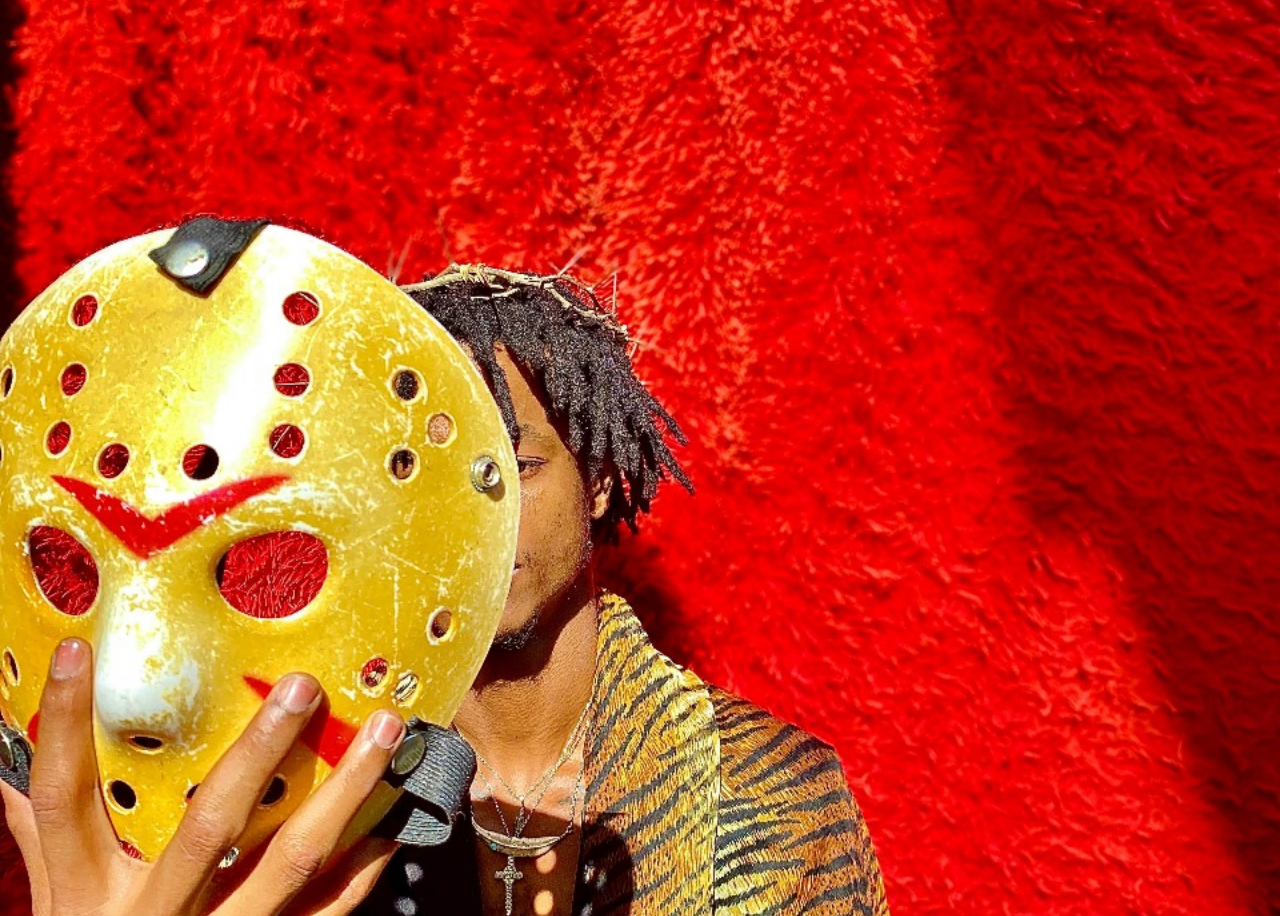
<file: contact.html>
<!DOCTYPE html>
<html lang="en">
<head>
  <meta charset="UTF-8" />
  <meta name="viewport" content="width=device-width, initial-scale=1.0"/>
  <title>Garfield | Photographer</title>

  <!-- Google Fonts -->
  <link href="https://fonts.googleapis.com/css2?family=Poppins:wght@400;600&display=swap" rel="stylesheet">

  <!-- CSS -->
  <link rel="stylesheet" href="style.css" />
</head>
<body class="contact-body">
    <!-- NAVBAR -->
<nav class="navbar">
    
  <ul class="nav-links">
    <li><a href="index.html">Home</a></li>
    <li><a href="experience.html">Experience</a></li>
    <li><a href="projects.html">Projects</a></li>
    <li><a href="contact.html">Contact</a></li>
      <li><a href="gallery.html">Gallery</a></li>
  </ul>
</nav>

<div class="contact-info">
  <p>
    <strong>
      <svg width="16" height="16" fill="black" style="margin-right: 5px;" xmlns="http://www.w3.org/2000/svg">
        <path d="M8 0C4.14 0 1 3.14 1 7c0 5.25 7 9 7 9s7-3.75 7-9c0-3.86-3.14-7-7-7zM8 9.5c-1.38 0-2.5-1.12-2.5-2.5S6.62 4.5 8 4.5 10.5 5.62 10.5 7 9.38 9.5 8 9.5z"/>
      </svg>
      Address
    </strong><br>Nairobi, Kenya
  </p>

  <p>
    <strong>
      <svg width="16" height="16" fill="black" style="margin-right: 5px;" xmlns="http://www.w3.org/2000/svg">
        <path d="M0 4a2 2 0 012-2h12a2 2 0 012 2v.2l-8 5-8-5V4zm0 2.2l8 5 8-5V12a2 2 0 01-2 2H2a2 2 0 01-2-2V6.2z"/>
      </svg>
      Email
    </strong><br>
    <a href="mailto:bobbygarfield031@gmail.com">bobbygarfield031@gmail.com</a>
  </p>

  <p>
    <strong>
      <svg width="16" height="16" fill="black" style="margin-right: 5px;" xmlns="http://www.w3.org/2000/svg">
        <path d="M3.654 1.328a.678.678 0 01.736-.2c.573.2 1.205.375 1.893.522.538.114.928.604.928 1.164v1.567c0 .45-.298.848-.727 1.005a6.71 6.71 0 002.1 3.23 6.71 6.71 0 003.23 2.1c.157-.43.555-.727 1.005-.727h1.567c.56 0 1.05.39 1.164.928.147.688.322 1.32.522 1.893a.678.678 0 01-.2.736l-2.261 2.261a1.08 1.08 0 01-1.151.264c-2.176-.816-4.356-2.45-6.452-4.546C3.59 7.979 1.956 5.799 1.14 3.623a1.08 1.08 0 01.264-1.151L3.654 1.328z"/>
      </svg>
      Phone
    </strong><br>
    <a href="tel:+254748771990">+254 748 771 990</a>
  </p>

  <p>
    <strong>
      <svg width="16" height="16" fill="black" style="margin-right: 5px;" xmlns="http://www.w3.org/2000/svg">
        <path d="M8 0C3.6 0 0 3.6 0 8s3.6 8 8 8 8-3.6 8-8-3.6-8-8-8zm4.7 5.3c.1 0 .2.1.2.3s-.1.2-.3.2H11c-.1 0-.3.1-.3.2s.1.2.3.2h1.6c.1 0 .2.1.2.2v4.4c0 .1-.1.2-.2.2H4.4c-.1 0-.2-.1-.2-.2V6c0-.1.1-.2.2-.2h1.6c.1 0 .3-.1.3-.2s-.1-.2-.3-.2H4.4c-.2 0-.3-.1-.3-.3s.1-.2.3-.2h1.6c.1 0 .3-.1.3-.2S6.1 5 6 5H4.4c-.1 0-.2-.1-.2-.2V4.4c0-.1.1-.2.2-.2h9.2c.1 0 .2.1.2.2v.7c0 .1-.1.2-.1.2H12c-.1 0-.3.1-.3.2s.1.2.3.2h.7z"/>
      </svg>
      Instagram
    </strong><br>
    <a href="https://instagram.com/gone._.corporate" target="_blank">Garfield_Gourmand</a>
  </p>
</div>




</body>
</html>
</file>
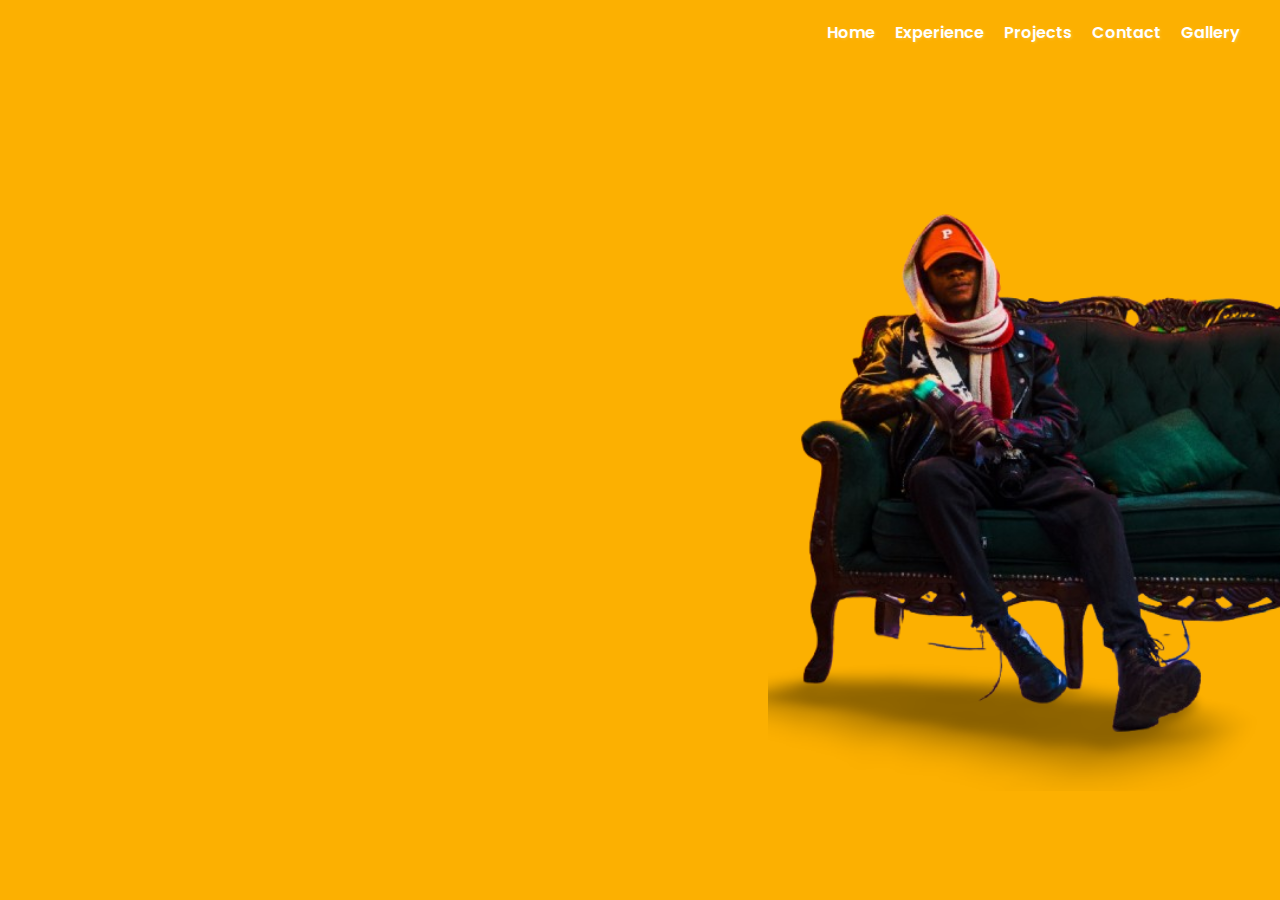
<file: experience.html>
<!DOCTYPE html>
<html lang="en">
<head>
  <meta charset="UTF-8" />
  <meta name="viewport" content="width=device-width, initial-scale=1.0"/>
  <title>Experience | Garfield</title>

  <!-- Google Fonts -->
  <link href="https://fonts.googleapis.com/css2?family=Poppins:wght@400;600&display=swap" rel="stylesheet">

  <!-- CSS -->
  <link rel="stylesheet" href="style.css" />
</head>
<body class="experience-body">

  <!-- Load shared navbar -->
  <div id="navbar-placeholder"></div>

  <div class="hero-container">
    <div class="experience-text">
      <h2>Photographer</h2>
      <p>Present</p>
      <p>Freelance Photographer | Events & Portraits</p>
      <h2>Podcast Host</h2>
      <p><em>21 Odyssey</em></p>
      <h2>Founder & Creative Director</h2>
      <p><em>Vena AmoRis Afrika (V.A.A)</em></p>
    </div>

    <img src="images/exp.png" alt="Garfield cutout" class="hero-img-exp">
  </div>

  <script src="script.js"></script>
</body>
</html>
</file>
<file: style.css>
/* === GLOBAL RESET === */
body {
  margin: 0;
  padding: 0;
  font-family: 'Poppins', sans-serif;
}

img {
  max-width: 100%;
  height: auto;
  display: block;
}

/* === NAVIGATION === */
.nav {
  position: absolute;
  top: 20px;
  right: 40px;
  z-index: 1000;
}

.nav-menu {
  list-style: none;
  display: flex;
  gap: 20px;
  padding: 0;
  margin: 0;
}

.nav-menu li a {
  color: white;
  text-decoration: none;
  font-weight: 600;
  transition: transform 0.3s ease, color 0.3s ease, border-bottom 0.3s ease;
  border-bottom: 2px solid transparent;
}

.nav-menu li a:hover {
  transform: scale(1.05);
  color: black;
  border-bottom: 2px solid black;
}

.nav-toggle {
  display: none;
  background: none;
  border: none;
  font-size: 28px;
  color: white;
  cursor: pointer;
}

@media (max-width: 768px) {
  .nav-menu {
    display: none;
    flex-direction: column;
    background-color: rgba(0, 0, 0, 0.9);
    position: absolute;
    top: 60px;
    right: 20px;
    padding: 10px 20px;
    border-radius: 10px;
  }

  .nav-menu.open {
    display: flex;
  }

  .nav-toggle {
    display: block;
    position: absolute;
    top: 20px;
    right: 20px;
  }
}

/* === HOME PAGE === */
.home-body {
  background-color: #fcb001;
  height: 100vh;
  width: 100vw;
  overflow: hidden;
  position: relative;
}

.hero-container {
  display: flex;
  justify-content: center;
  align-items: center;
  flex-wrap: wrap;
  height: 90vh;
  padding: 40px;
  position: relative;
  z-index: 2;
  box-sizing: border-box;
  text-align: center;
}

.hero-left, .hero-right {
  flex: 1 1 300px;
  max-width: 500px;
  position: relative;
  margin-top: 30px;
}

.hero-img {
  width: 100%;
  max-width: 500px;
  height: auto;
  object-fit: contain;
  filter:
    drop-shadow(6px 6px 0 rgba(0, 0, 0, 0.3))
    drop-shadow(12px 12px 0 rgba(0, 0, 0, 0.2))
    drop-shadow(6px 18px 0 rgba(0, 0, 0, 0.1))
    drop-shadow(8px 24px 0 rgba(0, 0, 0, 0.05));
  margin: 0 auto;
}

.typing-container {
  position: static;
  margin-bottom: 30px;
}

.typing-text {
  font-size: 60px;
  font-weight: bold;
  color: #fff;
  line-height: 1.5;
  text-shadow:
     2px 6px 0 rgba(0, 0, 0, 0.2),
     4px 12px 0 rgba(0, 0, 0, 0.15),
     6px 18px 0 rgba(0, 0, 0, 0.1),
     8px 24px 0 rgba(0, 0, 0, 0.05);
}

.typing-text span {
  display: inline-block;
  overflow: hidden;
  white-space: nowrap;
  border-right: 2px solid white;
}

.line1 {
  animation:
    typing1 1s steps(8) forwards,
    remove-cursor1 0s 2s forwards;
}

.line2 {
  animation:
    typing2 1s steps(11) forwards 2.5s,
    remove-cursor2 0s 5s forwards;
}

@keyframes typing1 {
  from { width: 0; }
  to   { width: 100%; }
}

@keyframes typing2 {
  from { width: 0; }
  to   { width: 100%; }
}

@keyframes remove-cursor1 {
  to { border-right: none; }
}

@keyframes remove-cursor2 {
  to { border-right: none; }
}

.bottom-right {
  position: relative;
  font-size: 1.5rem;
  font-weight: 500;
  color: #fff;
  margin-top: 20px;
  animation: fadeIn 2s ease-in-out forwards;
  animation-delay: 1s;
}

@keyframes fadeIn {
  from {
    opacity: 0;
    transform: translateY(20px);
  }
  to {
    opacity: 1;
    transform: translateY(0);
  }
}

/* === EXPERIENCE PAGE === */
.experience-body {
  background-color: #fcb001;
  color: #000000;
  margin: 0;
  height: 100vh;
  font-family: 'Poppins', sans-serif;
  display: flex;
  align-items: center;
  justify-content: center;
  overflow: hidden;
  overflow-x: hidden;
  text-shadow: 1px 1px 3px rgba(255, 255, 255, 0.2);
}

.hero-container {
  width: 100%;
  height: 100%;
  display: flex;
  align-items: center;
  justify-content: space-between;
  padding-left: 5vw;       /* Keep some space on the left for the text */
  padding-right: 0;        /* Remove space on the right */
  box-sizing: border-box;
}

.experience-text {
  max-width: 600px;
  text-align: left;
  opacity: 0;
  transform: translateY(20px);
  animation: fadeInUp 1.2s ease-out forwards;
  animation-delay: 0.6s;
  font-size: 1.2rem;
}

.hero-img-exp {
  width: 40vw;                /* Use viewport width for responsiveness */
  max-width: 800px;           /* Limit max size to avoid overflow on big screens */
  height: auto;
  margin-right: 0;            /* Ensure it aligns to the far right */
  object-fit: contain;        /* Keep image proportions */
}

/* === CONTACT PAGE === */
.contact-body {
  background-image: url("images/contact.jpg");
  background-size: cover;
  background-position: center;
  background-repeat: no-repeat;
  height: 100vh;
  width: 100vw;
  overflow: hidden;
  position: relative;
  font-family: 'Poppins', sans-serif;
  text-shadow: 1px 1px 3px rgba(255, 255, 255, 0.2);
  /* Fade in background */
  opacity: 0;
  animation: fadeInPage 1.2s ease-in forwards;
}

.contact-info {
  position: absolute;
  top: 28%;
  right: 50px;
  transform: translateY(-50%);
  text-align: left;             /* Aligns content to the left */
  font-size: 1.2rem;
  color: #000;
  line-height: 2;
  font-weight: 500;
  max-width: 300px;
  opacity: 0;
  animation: fadeInSlide 1.5s ease-in forwards;
  animation-delay: 0.6s;
}

.contact-info p {
  margin-bottom: 1.2rem;
}

.contact-info a {
  color: #000;
  text-decoration: none;
  font-weight: 500;
  transition: color 0.3s ease, text-decoration 0.3s ease;
}

.contact-info a:hover {
  color: #808080;               /* Mustard hover color */
  text-decoration: underline;
}

/* === GALLERY === */
/*.gallery-grid {
  column-count: 3;
  column-gap: 20px;
}

.gallery-item {
  break-inside: avoid;
  margin-bottom: 20px;
  cursor: pointer;
}

@media (max-width: 900px) {
  .gallery-grid {
    column-count: 2;
  }
}

@media (max-width: 600px) {
  .gallery-grid {
    column-count: 1;
  }
}

.lightbox {
  position: fixed;
  top: 0;
  left: 0;
  width: 100%;
  height: 100%;
  background: rgba(0,0,0,0.95);
  display: flex;
  justify-content: center;
  align-items: center;
  z-index: 1000;
  flex-direction: column;
  animation: fadeInPage 0.5s ease;
  cursor: zoom-out;
}

.lightbox img:hover {
  cursor: zoom-out;
}

.zoom-container {
  max-width: 90%;
  max-height: 80%;
  display: flex;
  justify-content: center;
  align-items: center;
  position: relative;
}
.zoom-container img,
#lightbox-img {
  max-width: 90vw;
  max-height: 80vh;
  width: auto;
  height: auto;
  object-fit: contain;
}


#zoom-lens {
  position: absolute;
  border: 3px solid #fcb001;
  width: 120px;
  height: 120px;
  border-radius: 50%;
  pointer-events: none;
  background-repeat: no-repeat;
  background-size: 200%;
  display: none;
  z-index: 1002;
} */

.hidden {
  display: none;
}

.nav-btn {
  position: absolute;
  top: 50%;
  font-size: 2rem;
  color: white;
  background: none;
  border: none;
  cursor: pointer;
  z-index: 1001;
  padding: 10px;
  transform: translateY(-50%);
}

.nav-btn.left {
  left: 20px;
}

.nav-btn.right {
  right: 20px;
}

.close-btn {
  position: absolute;
  top: 20px;
  right: 30px;
  font-size: 2rem;
  color: white;
  background: none;
  border: none;
  cursor: pointer;
  z-index: 1001;
}

/* === FADE IN PAGE === */
@keyframes fadeInPage {
  from { opacity: 0; }
  to { opacity: 1; }
}

/* === CONTACT PAGE ANIMATIONS === */
@keyframes fadeInSlide {
  from {
    opacity: 0;
    transform: translate(100px, -50%);
  }
  to {
    opacity: 1;
    transform: translate(0, -50%);
  }
}

@keyframes fadeInPage {
  from {
    opacity: 0;
  }
  to {
    opacity: 1;
  }
}
@keyframes fadeInUp {
  to {
    opacity: 1;
    transform: translateY(0);
  }
}
/* === GALLERY PAGE === */
.gallery-body {
  background-color: #fcb001;
  font-family: 'Poppins', sans-serif;
  padding: 60px;
}

.gallery-container {
  max-width: 1200px;
  margin: 0 auto;
}

.gallery-title {
  text-align: center;
  font-size: 3rem;
  font-weight: 600;
  margin-bottom: 40px;
  color: #000;
}

.gallery-grid {
  column-count: 3;
  column-gap: 20px;
}

.gallery-item {
  break-inside: avoid;
  margin-bottom: 20px;
  display: inline-block;
  width: 100%;
  transition: transform 0.3s ease, box-shadow 0.3s ease;
  border-radius: 10px;
  box-shadow: 0 4px 10px rgba(0,0,0,0.1);
  overflow: hidden;
}

.gallery-item img {
  width: 100%;
  height: auto;
  display: block;
  transition: transform 0.5s ease;
  border-radius: 10px;
}


/* Hover animation */
.gallery-item:hover {
  transform: translateY(-5px);
  box-shadow: 0 10px 20px rgba(0,0,0,0.2);
}

.gallery-item:hover img {
  transform: scale(1.05);
}

/* Keyframes */
@keyframes fadeInPage {
  from { opacity: 0; }
  to { opacity: 1; }
}

@keyframes fadeInSlide {
  from {
    opacity: 0;
    transform: translateY(30px);
  }
  to {
    opacity: 1;
    transform: translateY(0);
  }
}
.lightbox {
  position: fixed;
  top: 0;
  left: 0;
  width: 100%;
  height: 100%;
  background: rgba(0,0,0,0.95);
  display: flex;
  justify-content: center;
  align-items: center;
  z-index: 1000;
  flex-direction: column;
  animation: fadeInPage 0.5s ease;
}

.zoom-container {
  max-width: 90%;
  max-height: 80%;
  display: flex;
  justify-content: center;
  align-items: center;
}

#lightbox-img {
  width: auto;
  height: auto;
  max-width: 100%;
  max-height: 100%;
  object-fit: contain;
  border-radius: 10px;
  display: block;
}


.hidden {
  display: none;
}

body.no-scroll {
  overflow: hidden;
}

.close-btn {
  position: absolute;
  top: 20px;
  right: 30px;
  font-size: 3rem;
  background: none;
  border: none;
  color: white;
  cursor: pointer;
  z-index: 1002;
}

.close-btn:hover {
  color: red;
}
.zoom-container {
  position: relative;
  display: inline-block;
}

#zoom-lens {
  position: absolute;
  border: 3px solid #fcb001;
  width: 120px;
  height: 120px;
  border-radius: 50%;
  pointer-events: none;
  background-repeat: no-repeat;
  background-size: 200%;
  display: none;
  z-index: 1002;
}
@media (max-width: 768px) {
  .contact-info {
    background-color: rgba(255, 255, 255, 0.6); /* translucent white */
    backdrop-filter: blur(8px);                 /* optional blur effect */
    padding: 20px;
    border-radius: 12px;
    box-shadow: 0 4px 12px rgba(0, 0, 0, 0.2);
    margin: 20px auto;
    max-width: 90%;
    position: static;              /* remove absolute positioning on mobile */
    transform: none;
    top: auto;
    right: auto;
    text-align: left;
  }
}
</file>
